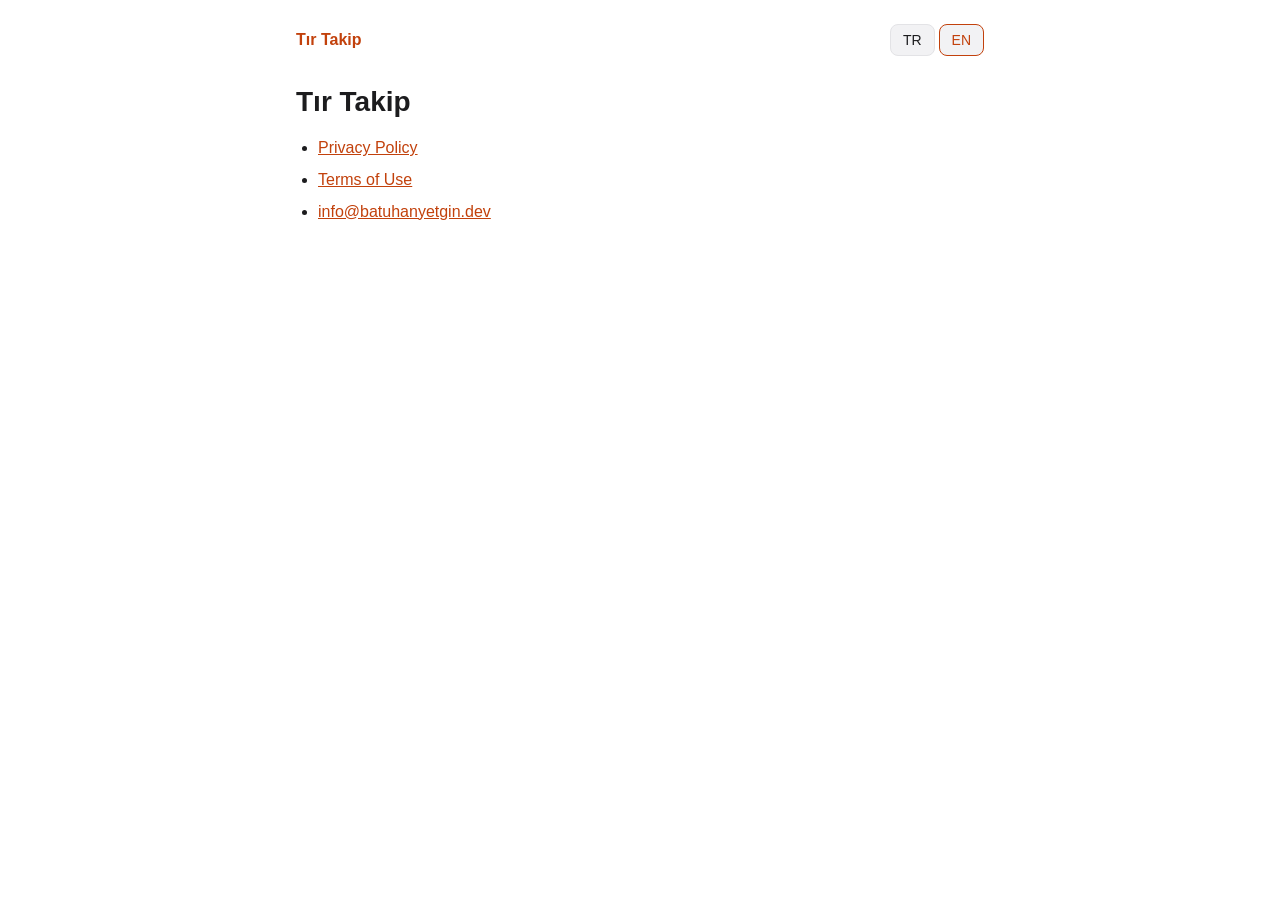
<file: index.html>
<!doctype html>
<html lang="tr">
<head>
<meta charset="utf-8">
<meta name="viewport" content="width=device-width, initial-scale=1">
<title>Tır Takip</title>
<link rel="stylesheet" href="style.css">
<script src="lang.js"></script>
</head>
<body>
<main>
<header>
  <span class="app">Tır Takip</span>
  <div class="lang"><button data-l="tr">TR</button><button data-l="en">EN</button></div>
</header>
<h1>Tır Takip</h1>
<ul>
  <li><a href="privacy.html"><span lang="tr">Gizlilik Politikası</span><span lang="en">Privacy Policy</span></a></li>
  <li><a href="terms.html"><span lang="tr">Kullanım Şartları</span><span lang="en">Terms of Use</span></a></li>
  <li><a href="mailto:info@batuhanyetgin.dev">info@batuhanyetgin.dev</a></li>
</ul>
</main>
</body>
</html>
</file>
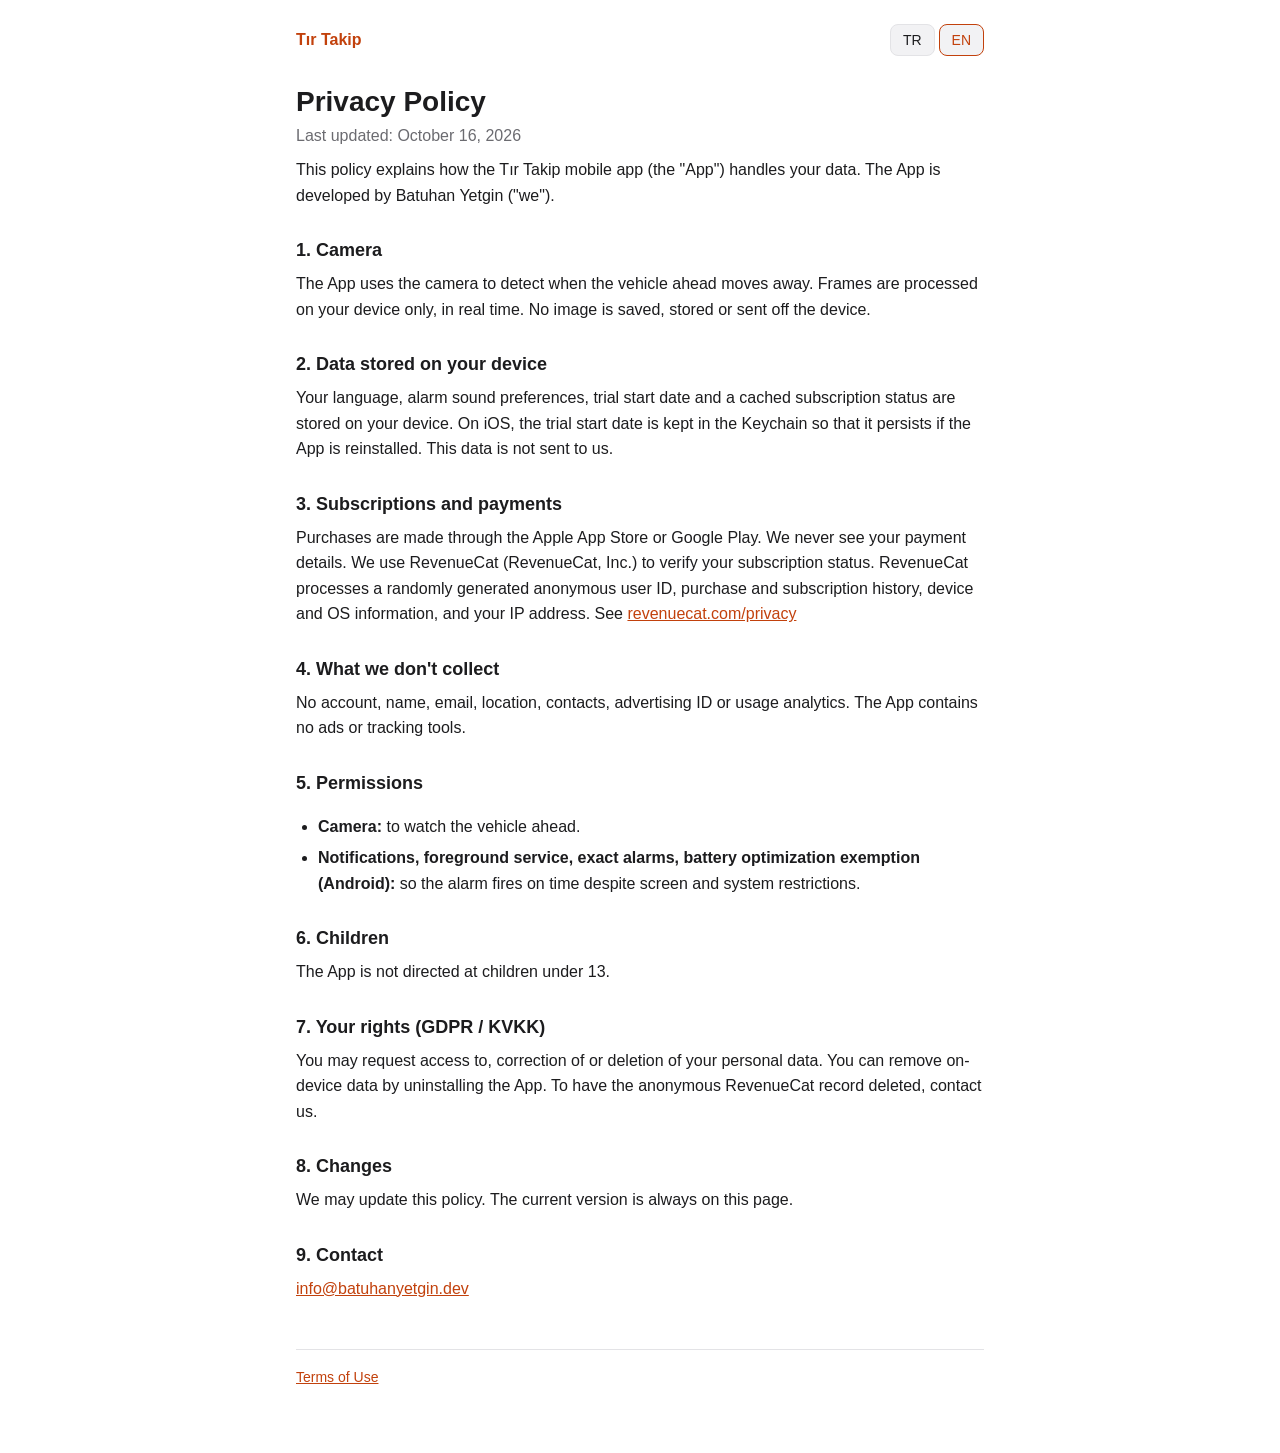
<file: privacy.html>
<!doctype html>
<html lang="tr">
<head>
<meta charset="utf-8">
<meta name="viewport" content="width=device-width, initial-scale=1">
<title>Gizlilik Politikası — Tır Takip</title>
<meta name="title-tr" content="Gizlilik Politikası — Tır Takip">
<meta name="title-en" content="Privacy Policy — Tır Takip">
<link rel="stylesheet" href="style.css">
<script src="lang.js"></script>
</head>
<body>
<main>
<header>
  <a class="app" href="./">Tır Takip</a>
  <div class="lang"><button data-l="tr">TR</button><button data-l="en">EN</button></div>
</header>

<article lang="tr">
<h1>Gizlilik Politikası</h1>
<p class="date">Son güncelleme: 16 Ekim 2026</p>
<p>Bu politika, Tır Takip mobil uygulamasının ("Uygulama") verilerinizi nasıl işlediğini anlatır. Uygulamanın geliştiricisi Batuhan Yetgin'dir ("biz").</p>

<h2>1. Kamera</h2>
<p>Uygulama, öndeki aracın uzaklaştığını anlamak için kamerayı kullanır. Görüntüler yalnızca cihazınızda, anlık olarak işlenir. Hiçbir görüntü kaydedilmez, saklanmaz ve cihazdan dışarı gönderilmez.</p>

<h2>2. Cihazda saklanan bilgiler</h2>
<p>Dil, alarm sesi tercihleri, deneme süresinin başlangıç tarihi ve abonelik durumunun önbelleği cihazınızda saklanır. iOS'ta deneme başlangıç tarihi, uygulama silinip yeniden yüklense de korunması için Anahtar Zinciri'nde (Keychain) tutulur. Bu bilgiler bize gönderilmez.</p>

<h2>3. Abonelik ve ödeme</h2>
<p>Satın almalar Apple App Store veya Google Play üzerinden yapılır. Ödeme bilgilerinizi biz görmeyiz. Abonelik durumunu doğrulamak için RevenueCat (RevenueCat, Inc.) hizmetini kullanırız. RevenueCat şunları işler: rastgele oluşturulmuş anonim bir kullanıcı kimliği, satın alma ve abonelik geçmişi, cihaz ve işletim sistemi bilgisi, IP adresi. Ayrıntılar için: <a href="https://www.revenuecat.com/privacy">revenuecat.com/privacy</a></p>

<h2>4. Toplamadığımız veriler</h2>
<p>Hesap, ad, e-posta, konum, rehber, reklam kimliği veya kullanım analitiği toplamıyoruz. Uygulamada reklam ve izleme aracı yoktur.</p>

<h2>5. İzinler</h2>
<ul>
  <li><strong>Kamera:</strong> öndeki aracı izlemek için.</li>
  <li><strong>Bildirim, ön plan hizmeti, kesin alarm, pil optimizasyonu muafiyeti (Android):</strong> alarmın ekran ve sistem kısıtlamalarına rağmen zamanında çalması için.</li>
</ul>

<h2>6. Çocuklar</h2>
<p>Uygulama 13 yaş altındaki çocuklara yönelik değildir.</p>

<h2>7. Haklarınız (KVKK / GDPR)</h2>
<p>Kişisel verilerinize erişme, düzeltme ve silme talep etme hakkınız vardır. Cihazdaki verileri, uygulamayı silerek kaldırabilirsiniz. RevenueCat'teki anonim kaydın silinmesi için bize yazabilirsiniz.</p>

<h2>8. Değişiklikler</h2>
<p>Bu politikayı güncelleyebiliriz. Güncel sürüm her zaman bu sayfada yer alır.</p>

<h2>9. İletişim</h2>
<p><a href="mailto:info@batuhanyetgin.dev">info@batuhanyetgin.dev</a></p>
</article>

<article lang="en">
<h1>Privacy Policy</h1>
<p class="date">Last updated: October 16, 2026</p>
<p>This policy explains how the Tır Takip mobile app (the "App") handles your data. The App is developed by Batuhan Yetgin ("we").</p>

<h2>1. Camera</h2>
<p>The App uses the camera to detect when the vehicle ahead moves away. Frames are processed on your device only, in real time. No image is saved, stored or sent off the device.</p>

<h2>2. Data stored on your device</h2>
<p>Your language, alarm sound preferences, trial start date and a cached subscription status are stored on your device. On iOS, the trial start date is kept in the Keychain so that it persists if the App is reinstalled. This data is not sent to us.</p>

<h2>3. Subscriptions and payments</h2>
<p>Purchases are made through the Apple App Store or Google Play. We never see your payment details. We use RevenueCat (RevenueCat, Inc.) to verify your subscription status. RevenueCat processes a randomly generated anonymous user ID, purchase and subscription history, device and OS information, and your IP address. See <a href="https://www.revenuecat.com/privacy">revenuecat.com/privacy</a></p>

<h2>4. What we don't collect</h2>
<p>No account, name, email, location, contacts, advertising ID or usage analytics. The App contains no ads or tracking tools.</p>

<h2>5. Permissions</h2>
<ul>
  <li><strong>Camera:</strong> to watch the vehicle ahead.</li>
  <li><strong>Notifications, foreground service, exact alarms, battery optimization exemption (Android):</strong> so the alarm fires on time despite screen and system restrictions.</li>
</ul>

<h2>6. Children</h2>
<p>The App is not directed at children under 13.</p>

<h2>7. Your rights (GDPR / KVKK)</h2>
<p>You may request access to, correction of or deletion of your personal data. You can remove on-device data by uninstalling the App. To have the anonymous RevenueCat record deleted, contact us.</p>

<h2>8. Changes</h2>
<p>We may update this policy. The current version is always on this page.</p>

<h2>9. Contact</h2>
<p><a href="mailto:info@batuhanyetgin.dev">info@batuhanyetgin.dev</a></p>
</article>

<footer>
  <a href="terms.html"><span lang="tr">Kullanım Şartları</span><span lang="en">Terms of Use</span></a>
</footer>
</main>
</body>
</html>
</file>
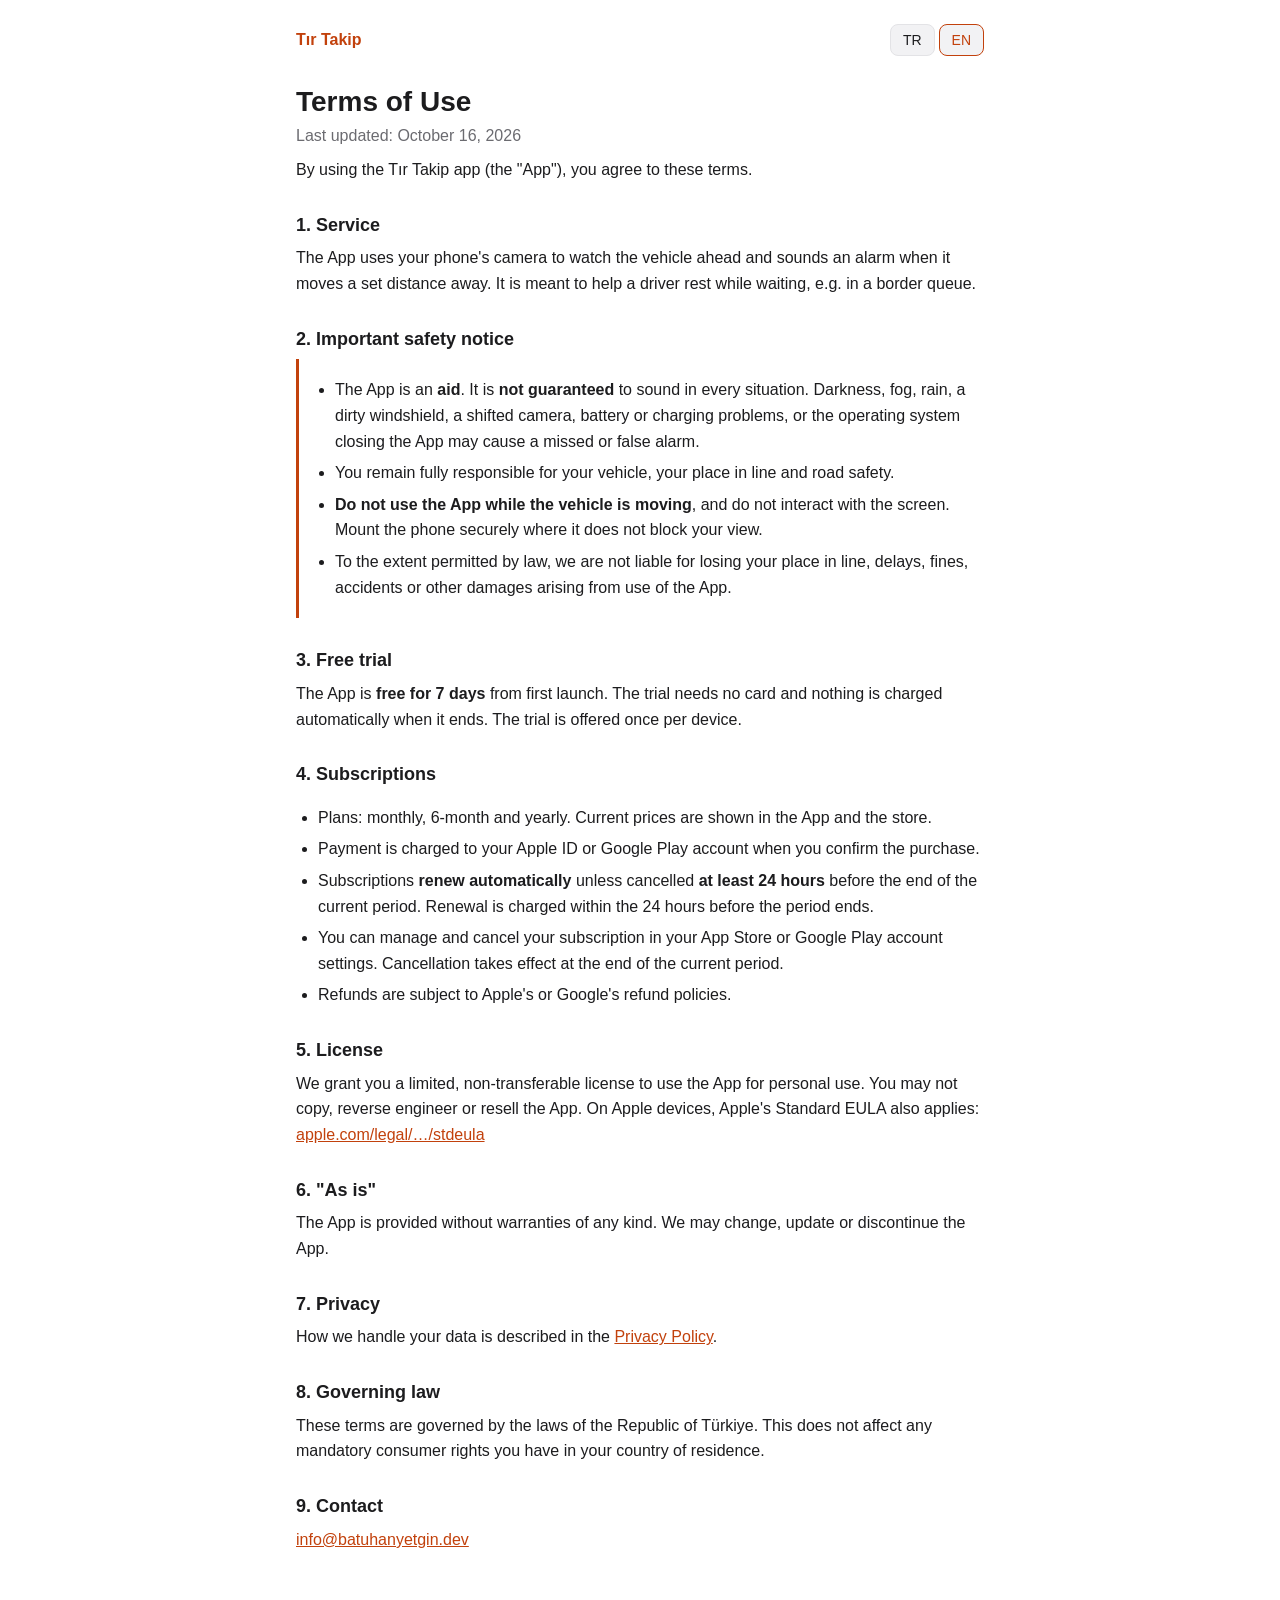
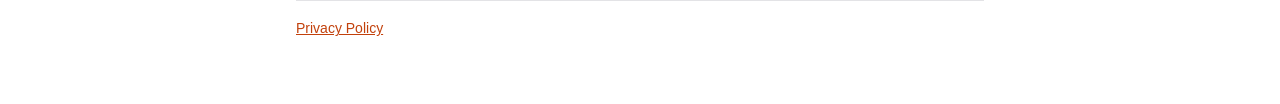
<file: terms.html>
<!doctype html>
<html lang="tr">
<head>
<meta charset="utf-8">
<meta name="viewport" content="width=device-width, initial-scale=1">
<title>Kullanım Şartları — Tır Takip</title>
<meta name="title-tr" content="Kullanım Şartları — Tır Takip">
<meta name="title-en" content="Terms of Use — Tır Takip">
<link rel="stylesheet" href="style.css">
<script src="lang.js"></script>
</head>
<body>
<main>
<header>
  <a class="app" href="./">Tır Takip</a>
  <div class="lang"><button data-l="tr">TR</button><button data-l="en">EN</button></div>
</header>

<article lang="tr">
<h1>Kullanım Şartları</h1>
<p class="date">Son güncelleme: 16 Ekim 2026</p>
<p>Tır Takip uygulamasını ("Uygulama") kullanarak bu şartları kabul etmiş olursunuz.</p>

<h2>1. Hizmet</h2>
<p>Uygulama, telefon kamerasıyla öndeki aracı izler. Araç belirli bir mesafe uzaklaştığında alarm çalar. Amaç, beklerken (ör. sınır kuyruğunda) dinlenen sürücüye yardımcı olmaktır.</p>

<h2>2. Önemli güvenlik uyarısı</h2>
<div class="warn">
<ul>
  <li>Uygulama bir <strong>yardımcı araçtır</strong>. Alarmın her koşulda çalacağı <strong>garanti edilmez</strong>. Karanlık, sis, yağmur, kirli cam, kamera kayması, pil veya şarj sorunu, işletim sisteminin uygulamayı kapatması gibi durumlarda alarm çalmayabilir ya da yanlış çalabilir.</li>
  <li>Aracınızın, sıranızın ve trafik güvenliğinin sorumluluğu tamamen size aittir.</li>
  <li>Uygulamayı <strong>araç hareket hâlindeyken kullanmayın</strong>, ekranla etkileşime girmeyin. Telefonu görüşü engellemeyecek şekilde ve sağlam bir tutucuyla sabitleyin.</li>
  <li>Uygulamanın kullanımından doğan sıra kaçırma, gecikme, ceza, kaza veya diğer zararlardan, yasaların izin verdiği ölçüde sorumlu değiliz.</li>
</ul>
</div>

<h2>3. Ücretsiz deneme</h2>
<p>İlk açılıştan itibaren <strong>7 gün ücretsizdir</strong>. Deneme için kart gerekmez ve süre bitince otomatik ücret alınmaz. Deneme cihaz başına bir kez verilir.</p>

<h2>4. Abonelik</h2>
<ul>
  <li>Planlar: aylık, 6 aylık ve yıllık. Güncel fiyatlar uygulamada ve mağazada gösterilir.</li>
  <li>Ödeme, satın alma onaylandığında Apple ID'nizden veya Google Play hesabınızdan alınır.</li>
  <li>Abonelik, dönem bitiminden <strong>en az 24 saat önce</strong> iptal edilmezse <strong>otomatik olarak yenilenir</strong>. Yenileme ücreti, dönem bitiminden önceki 24 saat içinde alınır.</li>
  <li>Aboneliği App Store veya Google Play hesap ayarlarınızdan yönetebilir ve iptal edebilirsiniz. İptal, mevcut dönemin sonunda geçerli olur.</li>
  <li>İadeler Apple veya Google'ın iade politikalarına tabidir.</li>
</ul>

<h2>5. Lisans</h2>
<p>Size Uygulamayı kişisel kullanımınız için sınırlı, devredilemez bir kullanım hakkı veriyoruz. Uygulamayı kopyalayamaz, tersine mühendislik yapamaz veya yeniden satamazsınız. Apple cihazlarda Apple'ın standart son kullanıcı lisans sözleşmesi (EULA) de geçerlidir: <a href="https://www.apple.com/legal/internet-services/itunes/dev/stdeula/">apple.com/legal/…/stdeula</a></p>

<h2>6. Hizmet "olduğu gibi" sunulur</h2>
<p>Uygulama hiçbir garanti verilmeden sunulur. Uygulamayı değiştirebilir, güncelleyebilir veya yayından kaldırabiliriz.</p>

<h2>7. Gizlilik</h2>
<p>Verilerinizin işlenmesi <a href="privacy.html">Gizlilik Politikası</a>'nda anlatılmıştır.</p>

<h2>8. Uygulanacak hukuk</h2>
<p>Bu şartlara Türkiye Cumhuriyeti hukuku uygulanır. Tüketici olarak ikamet ettiğiniz ülkenin emredici hükümlerinden doğan haklarınız saklıdır.</p>

<h2>9. İletişim</h2>
<p><a href="mailto:info@batuhanyetgin.dev">info@batuhanyetgin.dev</a></p>
</article>

<article lang="en">
<h1>Terms of Use</h1>
<p class="date">Last updated: October 16, 2026</p>
<p>By using the Tır Takip app (the "App"), you agree to these terms.</p>

<h2>1. Service</h2>
<p>The App uses your phone's camera to watch the vehicle ahead and sounds an alarm when it moves a set distance away. It is meant to help a driver rest while waiting, e.g. in a border queue.</p>

<h2>2. Important safety notice</h2>
<div class="warn">
<ul>
  <li>The App is an <strong>aid</strong>. It is <strong>not guaranteed</strong> to sound in every situation. Darkness, fog, rain, a dirty windshield, a shifted camera, battery or charging problems, or the operating system closing the App may cause a missed or false alarm.</li>
  <li>You remain fully responsible for your vehicle, your place in line and road safety.</li>
  <li><strong>Do not use the App while the vehicle is moving</strong>, and do not interact with the screen. Mount the phone securely where it does not block your view.</li>
  <li>To the extent permitted by law, we are not liable for losing your place in line, delays, fines, accidents or other damages arising from use of the App.</li>
</ul>
</div>

<h2>3. Free trial</h2>
<p>The App is <strong>free for 7 days</strong> from first launch. The trial needs no card and nothing is charged automatically when it ends. The trial is offered once per device.</p>

<h2>4. Subscriptions</h2>
<ul>
  <li>Plans: monthly, 6-month and yearly. Current prices are shown in the App and the store.</li>
  <li>Payment is charged to your Apple ID or Google Play account when you confirm the purchase.</li>
  <li>Subscriptions <strong>renew automatically</strong> unless cancelled <strong>at least 24 hours</strong> before the end of the current period. Renewal is charged within the 24 hours before the period ends.</li>
  <li>You can manage and cancel your subscription in your App Store or Google Play account settings. Cancellation takes effect at the end of the current period.</li>
  <li>Refunds are subject to Apple's or Google's refund policies.</li>
</ul>

<h2>5. License</h2>
<p>We grant you a limited, non-transferable license to use the App for personal use. You may not copy, reverse engineer or resell the App. On Apple devices, Apple's Standard EULA also applies: <a href="https://www.apple.com/legal/internet-services/itunes/dev/stdeula/">apple.com/legal/…/stdeula</a></p>

<h2>6. "As is"</h2>
<p>The App is provided without warranties of any kind. We may change, update or discontinue the App.</p>

<h2>7. Privacy</h2>
<p>How we handle your data is described in the <a href="privacy.html">Privacy Policy</a>.</p>

<h2>8. Governing law</h2>
<p>These terms are governed by the laws of the Republic of Türkiye. This does not affect any mandatory consumer rights you have in your country of residence.</p>

<h2>9. Contact</h2>
<p><a href="mailto:info@batuhanyetgin.dev">info@batuhanyetgin.dev</a></p>
</article>

<footer>
  <a href="privacy.html"><span lang="tr">Gizlilik Politikası</span><span lang="en">Privacy Policy</span></a>
</footer>
</main>
</body>
</html>
</file>
<file: style.css>
:root {
  --bg: #ffffff;
  --fg: #1c1c1e;
  --muted: #6b6b70;
  --line: #e3e3e6;
  --accent: #c2410c;
  --btn: #f2f2f4;
}
@media (prefers-color-scheme: dark) {
  :root {
    --bg: #121214;
    --fg: #ececee;
    --muted: #9a9aa0;
    --line: #2c2c30;
    --accent: #fb923c;
    --btn: #1f1f23;
  }
}
* { box-sizing: border-box; }
body {
  margin: 0;
  background: var(--bg);
  color: var(--fg);
  font: 16px/1.6 -apple-system, BlinkMacSystemFont, "Segoe UI", Roboto, sans-serif;
}
main { max-width: 720px; margin: 0 auto; padding: 24px 16px 64px; }
header { display: flex; justify-content: space-between; align-items: center; gap: 12px; }
.app { font-weight: 600; color: var(--accent); text-decoration: none; }
.lang { display: flex; gap: 4px; }
.lang button {
  border: 1px solid var(--line);
  background: var(--btn);
  color: var(--fg);
  border-radius: 8px;
  padding: 4px 12px;
  font: inherit;
  font-size: 14px;
  cursor: pointer;
}
.lang button[aria-pressed="true"] { border-color: var(--accent); color: var(--accent); }
h1 { font-size: 28px; line-height: 1.25; margin: 28px 0 4px; }
h2 { font-size: 18px; margin: 28px 0 6px; }
.date { color: var(--muted); margin: 0 0 8px; }
p, li { margin: 6px 0; }
ul { padding-left: 22px; }
a { color: var(--accent); overflow-wrap: anywhere; }
.warn { border-left: 3px solid var(--accent); padding: 2px 0 2px 14px; }
footer { margin-top: 48px; padding-top: 16px; border-top: 1px solid var(--line); color: var(--muted); font-size: 14px; }
html[data-lang="tr"] [lang="en"]:not(html),
html[data-lang="en"] [lang="tr"]:not(html) { display: none; }
</file>
